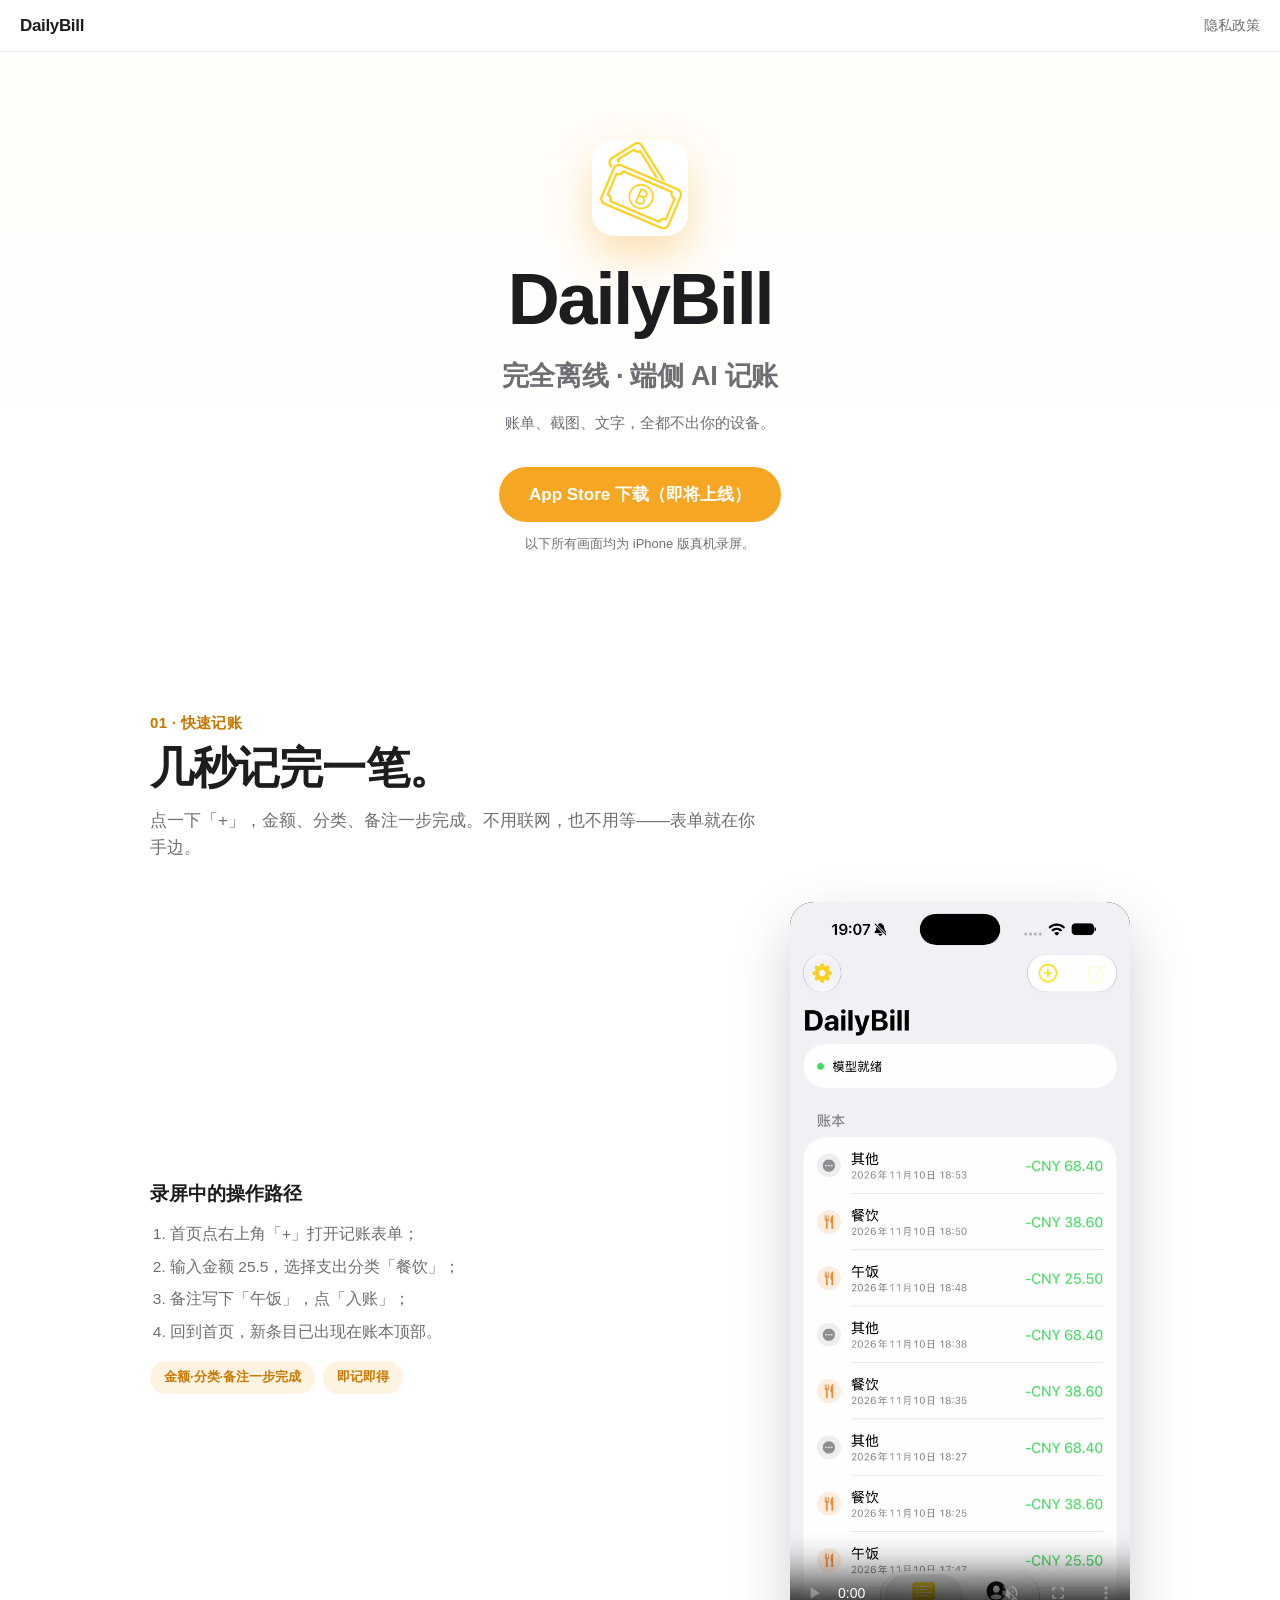
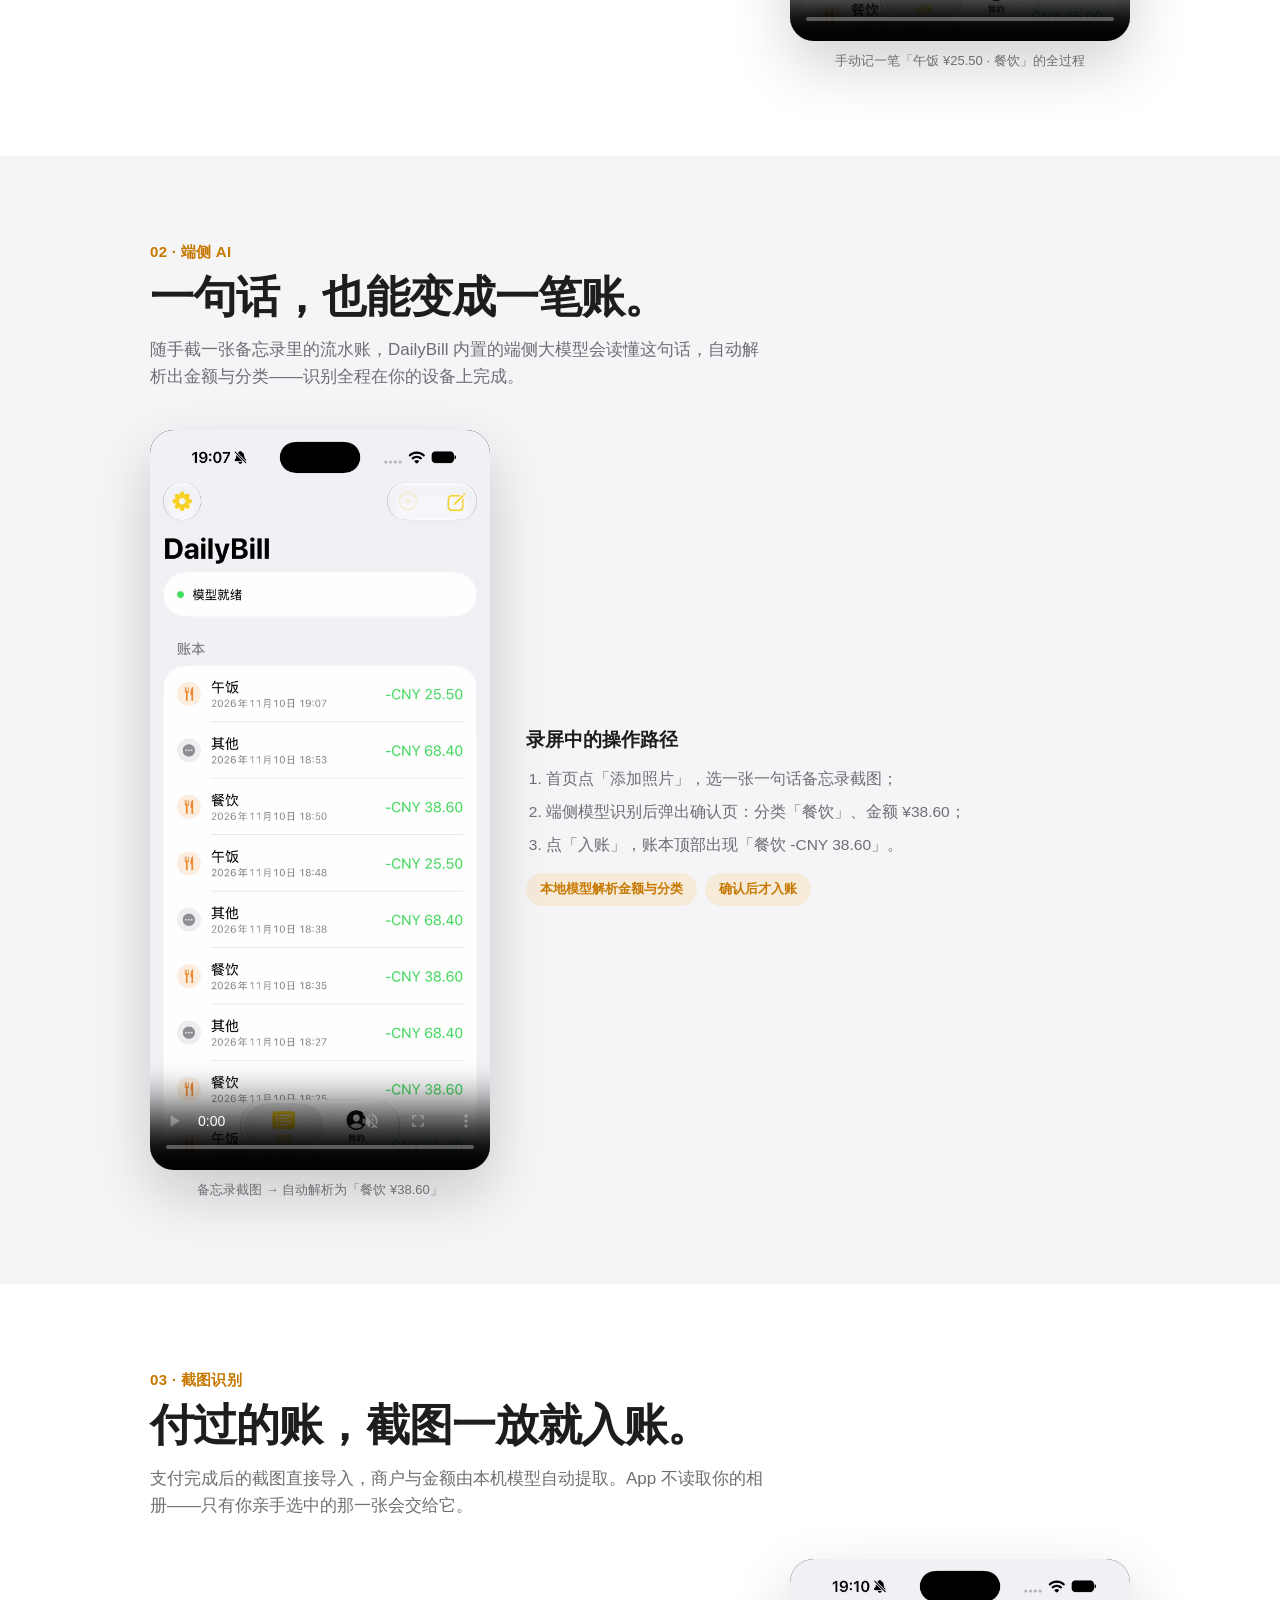
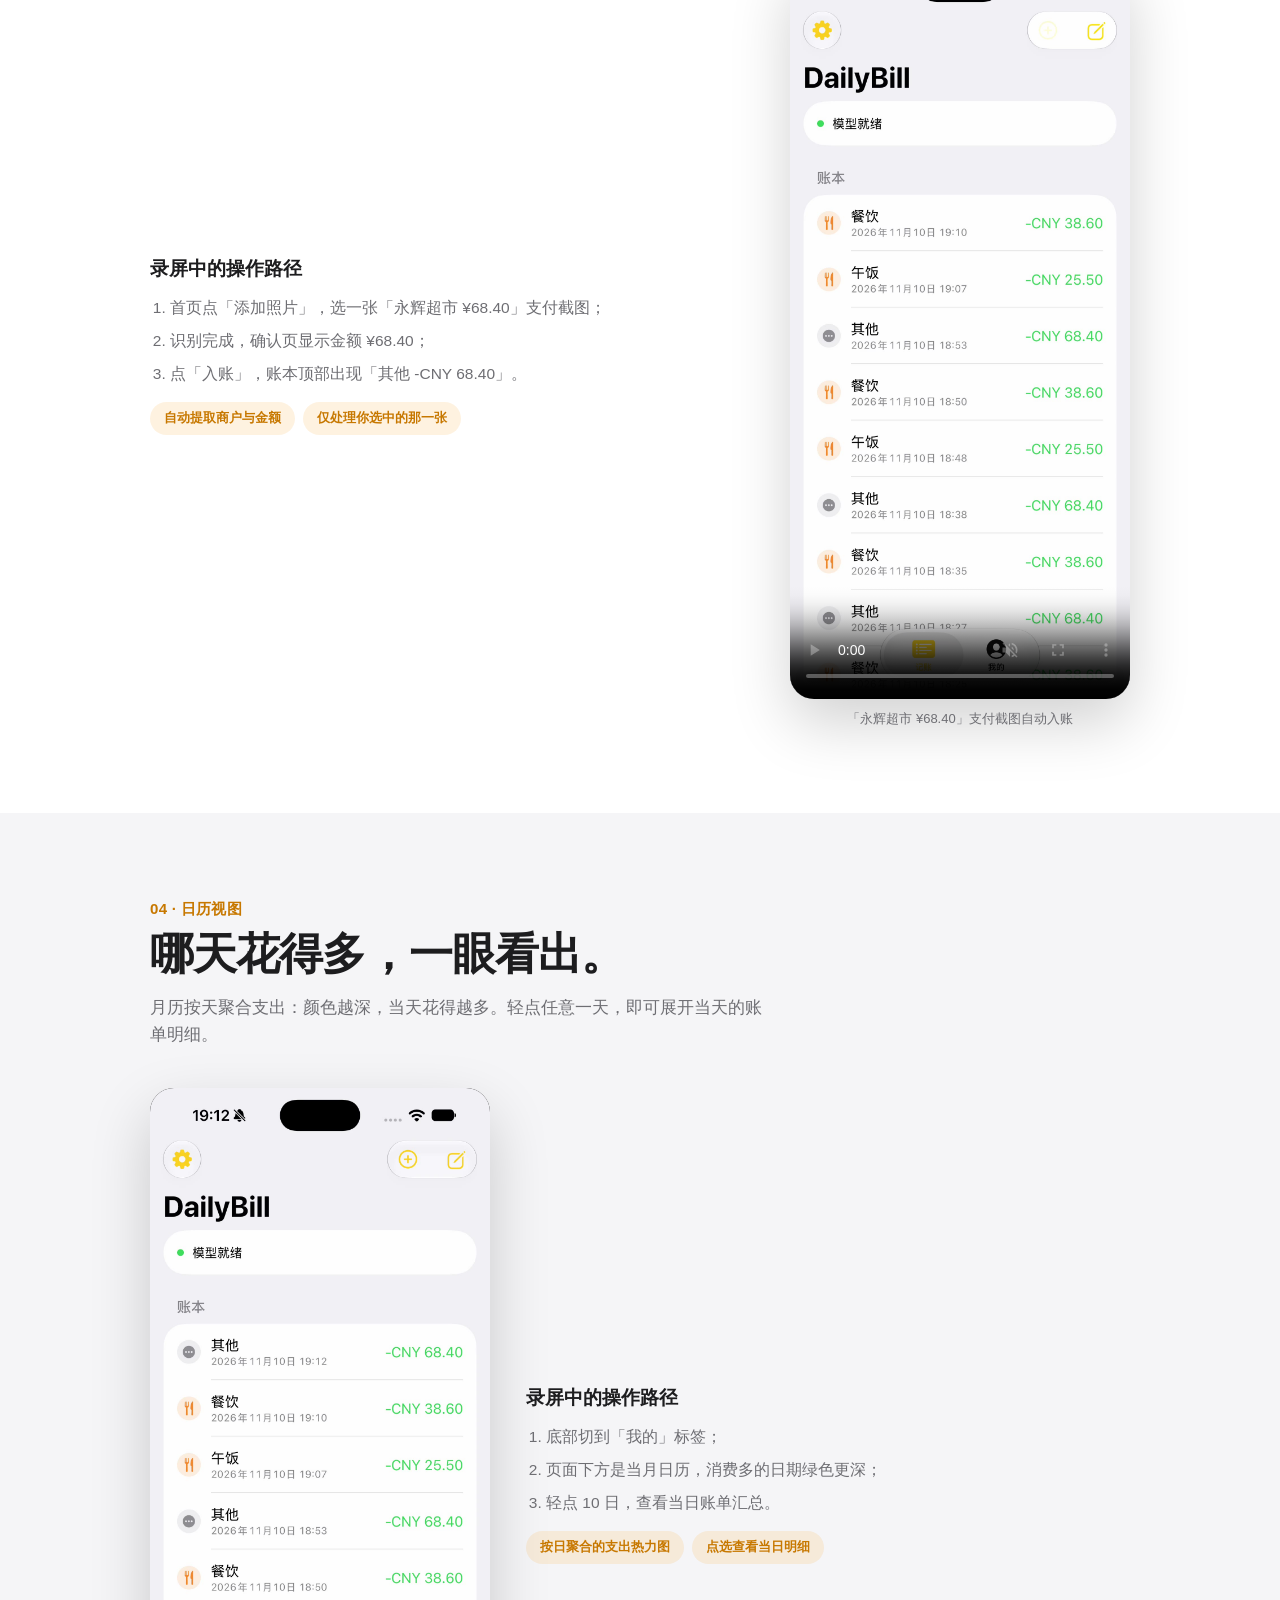
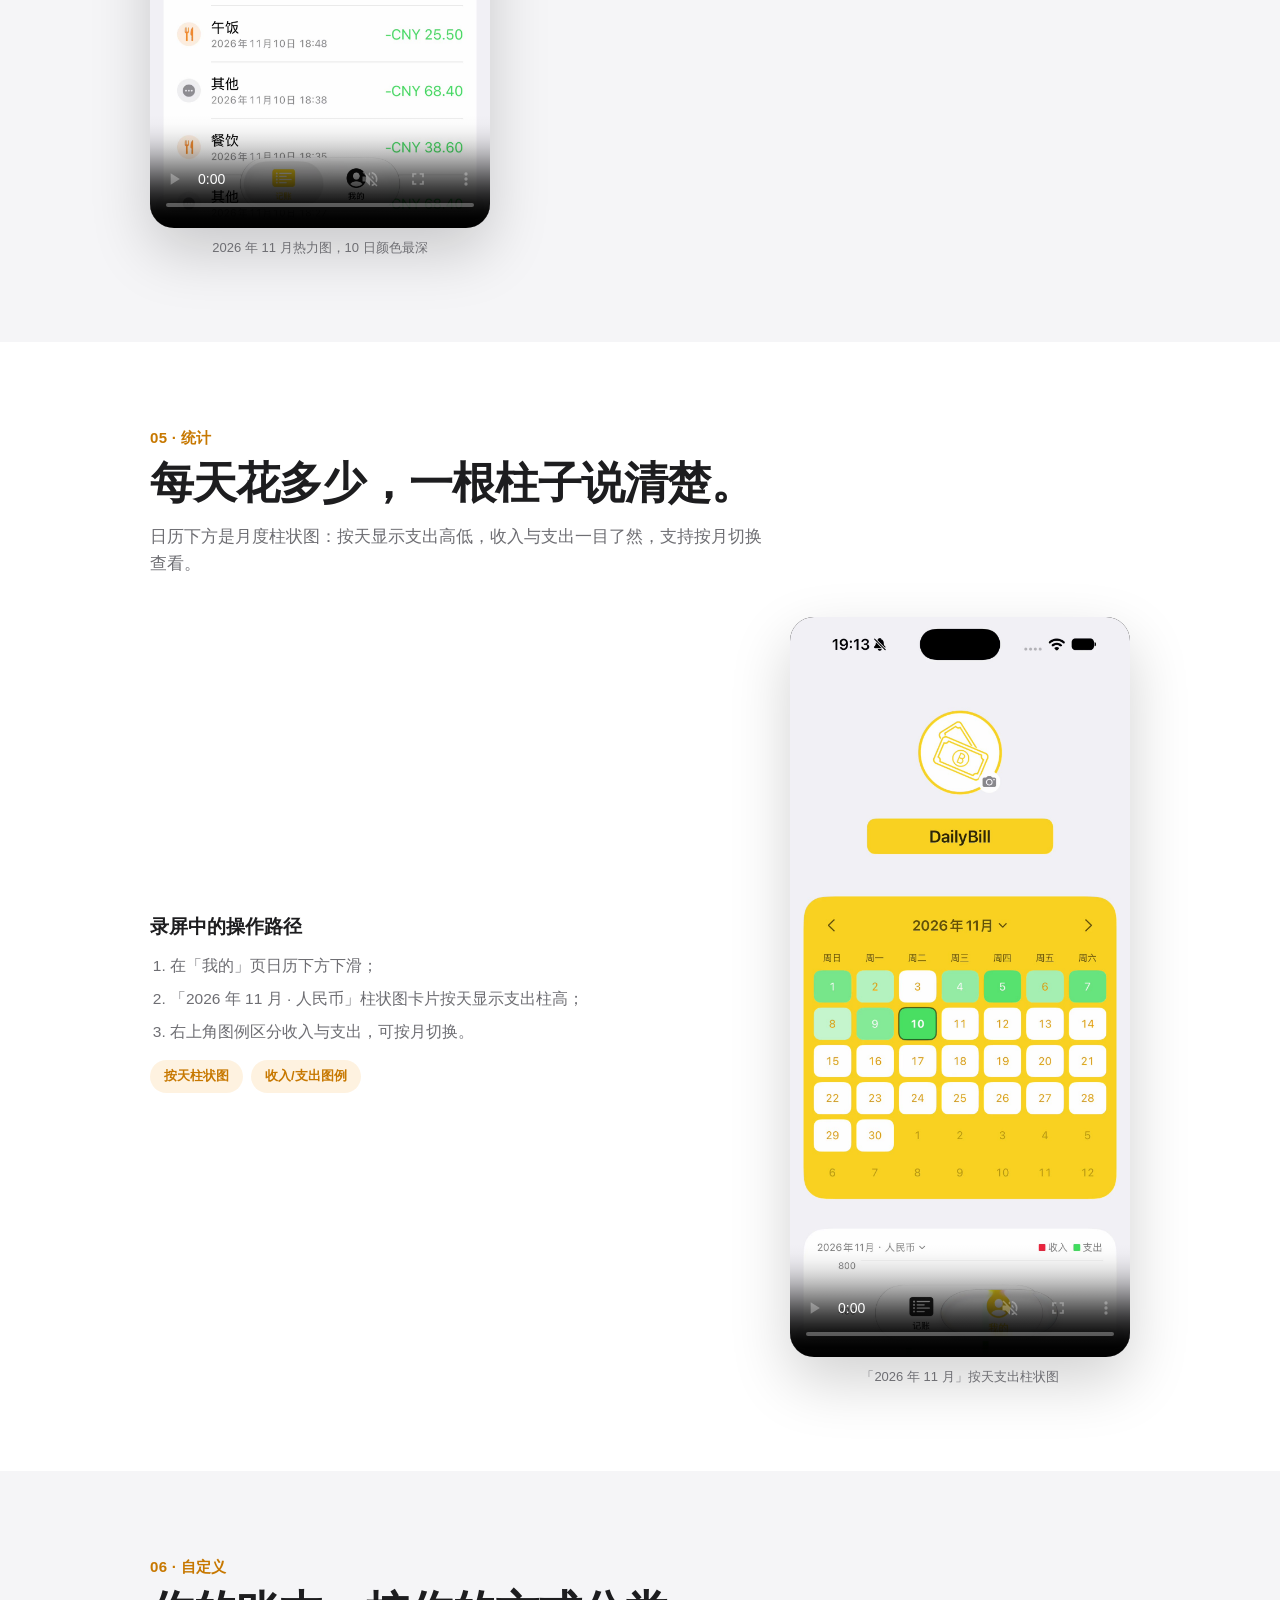
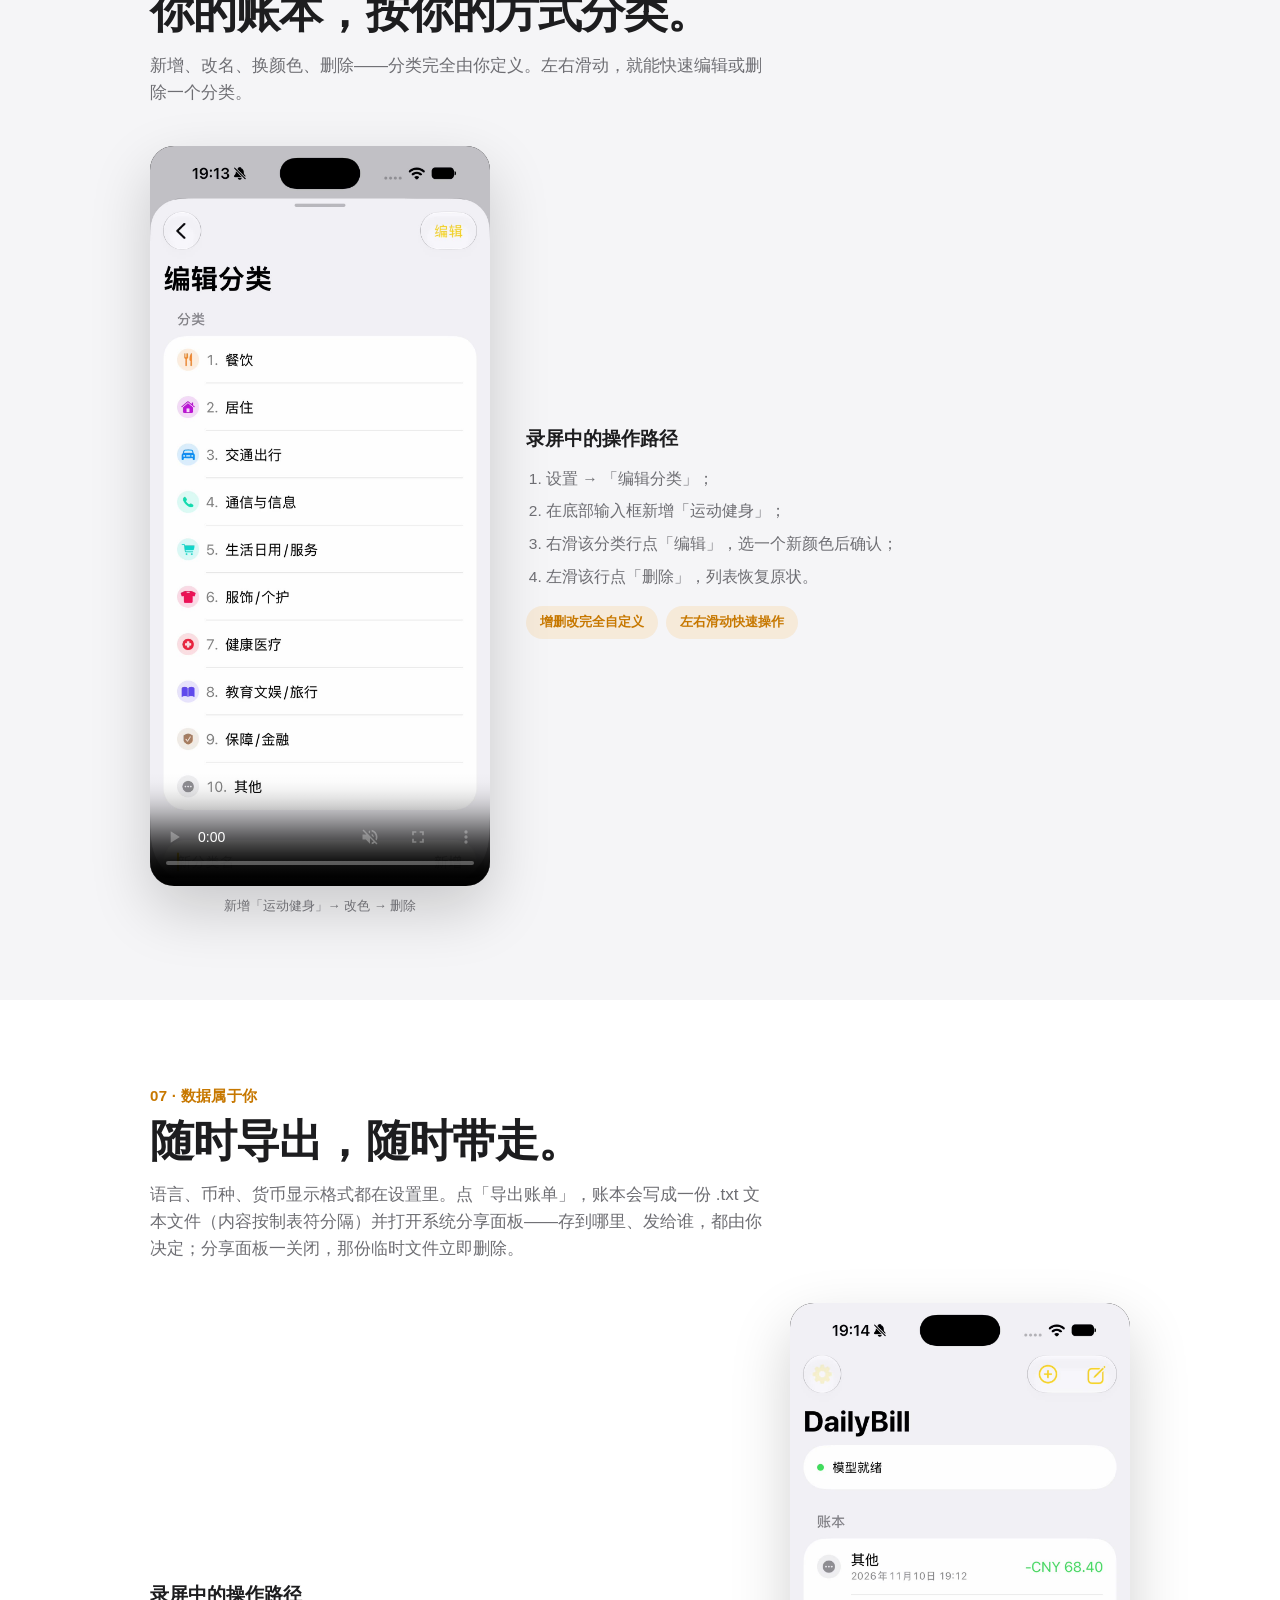
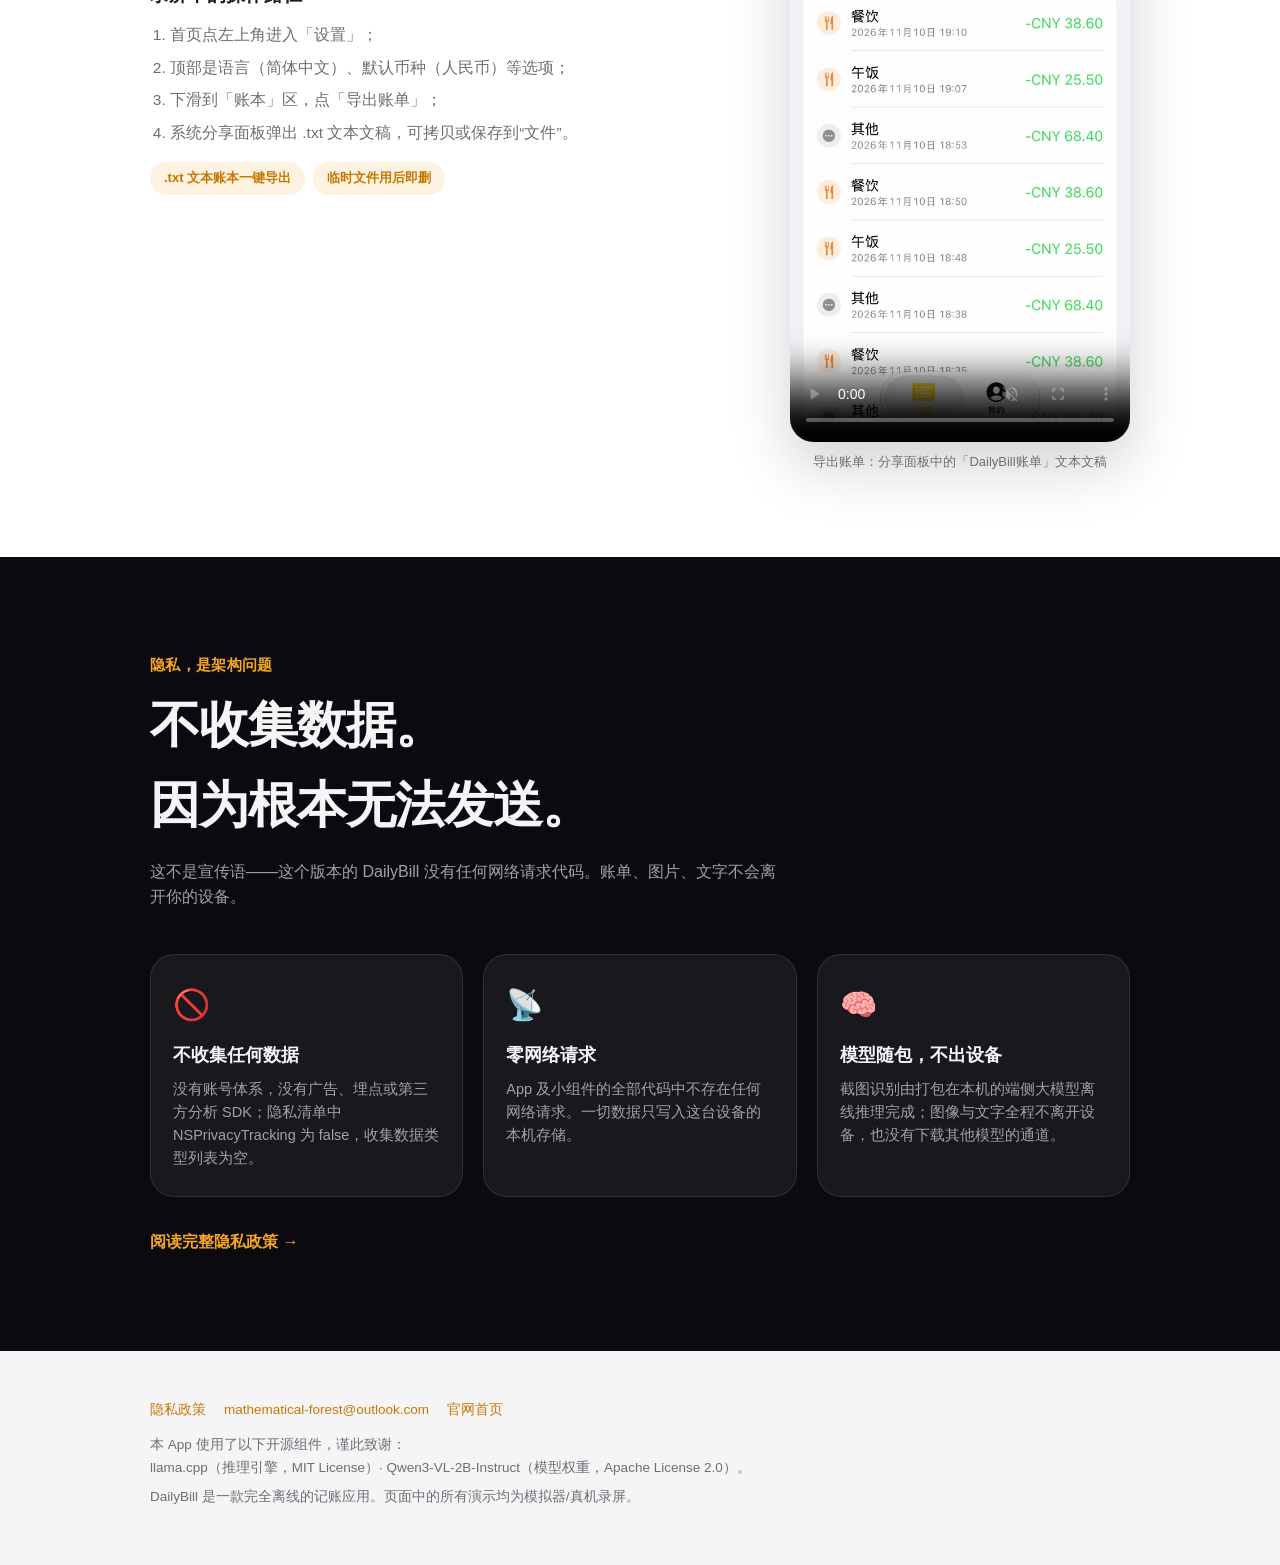
<file: index.html>
<!DOCTYPE html>
<html lang="zh-Hans">
<head>
<meta charset="UTF-8">
<meta name="viewport" content="width=device-width, initial-scale=1, viewport-fit=cover">
<title>DailyBill — 完全离线 · 端侧 AI 记账</title>
<meta name="description" content="DailyBill 是一款完全离线的记账 App：手动记账、截图识别、日历热力图与月度统计，全部在你设备上完成。不收集数据，无网络请求。">
<link rel="icon" type="image/png" sizes="48x48" href="assets/favicon.png">
<link rel="apple-touch-icon" href="assets/apple-touch-icon.png">
<link rel="stylesheet" href="assets/style.css">
</head>
<body>

<nav class="nav">
  <span class="brand">DailyBill</span>
  <a class="privacy-link" href="privacy.html">隐私政策</a>
</nav>

<header class="hero">
  <div class="app-badge"><img src="assets/app-icon.png" alt="DailyBill App 图标"></div>
  <h1>DailyBill</h1>
  <p class="tagline">完全离线 · 端侧 AI 记账</p>
  <p class="sub">账单、截图、文字，全都不出你的设备。</p>
  <a class="cta" href="#">App Store 下载（即将上线）</a>
  <span class="cta-note">以下所有画面均为 iPhone 版真机录屏。</span>
</header>

<main>

<!-- ① 手动记账 -->
<section class="feature flip" id="manual">
  <div class="wrap reveal">
    <p class="kicker">01 · 快速记账</p>
    <h2>几秒记完一笔。</h2>
    <p class="lede">点一下「+」，金额、分类、备注一步完成。不用联网，也不用等——表单就在你手边。</p>
    <div class="media-row">
      <div class="video-box">
        <video controls autoplay muted loop playsinline preload="auto" poster="assets/poster-bill-manual.jpg" src="videos/bill-manual.mp4"></video>
        <p class="cap">手动记一笔「午饭 ¥25.50 · 餐饮」的全过程</p>
      </div>
      <div class="steps">
        <h3>录屏中的操作路径</h3>
        <ol>
          <li>首页点右上角「+」打开记账表单；</li>
          <li>输入金额 25.5，选择支出分类「餐饮」；</li>
          <li>备注写下「午饭」，点「入账」；</li>
          <li>回到首页，新条目已出现在账本顶部。</li>
        </ol>
        <div class="fact-chips"><span>金额·分类·备注一步完成</span><span>即记即得</span></div>
      </div>
    </div>
  </div>
</section>

<!-- ② 自然语言截图记账 -->
<section class="feature alt" id="nlp">
  <div class="wrap reveal">
    <p class="kicker">02 · 端侧 AI</p>
    <h2>一句话，也能变成一笔账。</h2>
    <p class="lede">随手截一张备忘录里的流水账，DailyBill 内置的端侧大模型会读懂这句话，自动解析出金额与分类——识别全程在你的设备上完成。</p>
    <div class="media-row">
      <div class="video-box">
        <video controls autoplay muted loop playsinline preload="auto" poster="assets/poster-bill-nlp.jpg" src="videos/bill-nlp.mp4"></video>
        <p class="cap">备忘录截图 → 自动解析为「餐饮 ¥38.60」</p>
      </div>
      <div class="steps">
        <h3>录屏中的操作路径</h3>
        <ol>
          <li>首页点「添加照片」，选一张一句话备忘录截图；</li>
          <li>端侧模型识别后弹出确认页：分类「餐饮」、金额 ¥38.60；</li>
          <li>点「入账」，账本顶部出现「餐饮 -CNY 38.60」。</li>
        </ol>
        <div class="fact-chips"><span>本地模型解析金额与分类</span><span>确认后才入账</span></div>
      </div>
    </div>
  </div>
</section>

<!-- ③ 支付截图导入 -->
<section class="feature flip" id="screenshot">
  <div class="wrap reveal">
    <p class="kicker">03 · 截图识别</p>
    <h2>付过的账，截图一放就入账。</h2>
    <p class="lede">支付完成后的截图直接导入，商户与金额由本机模型自动提取。App 不读取你的相册——只有你亲手选中的那一张会交给它。</p>
    <div class="media-row">
      <div class="video-box">
        <video controls autoplay muted loop playsinline preload="auto" poster="assets/poster-bill-screenshot.jpg" src="videos/bill-screenshot.mp4"></video>
        <p class="cap">「永辉超市 ¥68.40」支付截图自动入账</p>
      </div>
      <div class="steps">
        <h3>录屏中的操作路径</h3>
        <ol>
          <li>首页点「添加照片」，选一张「永辉超市 ¥68.40」支付截图；</li>
          <li>识别完成，确认页显示金额 ¥68.40；</li>
          <li>点「入账」，账本顶部出现「其他 -CNY 68.40」。</li>
        </ol>
        <div class="fact-chips"><span>自动提取商户与金额</span><span>仅处理你选中的那一张</span></div>
      </div>
    </div>
  </div>
</section>

<!-- ④ 日历热力图 -->
<section class="feature alt" id="calendar">
  <div class="wrap reveal">
    <p class="kicker">04 · 日历视图</p>
    <h2>哪天花得多，一眼看出。</h2>
    <p class="lede">月历按天聚合支出：颜色越深，当天花得越多。轻点任意一天，即可展开当天的账单明细。</p>
    <div class="media-row">
      <div class="video-box">
        <video controls autoplay muted loop playsinline preload="auto" poster="assets/poster-calendar.jpg" src="videos/calendar.mp4"></video>
        <p class="cap">2026 年 11 月热力图，10 日颜色最深</p>
      </div>
      <div class="steps">
        <h3>录屏中的操作路径</h3>
        <ol>
          <li>底部切到「我的」标签；</li>
          <li>页面下方是当月日历，消费多的日期绿色更深；</li>
          <li>轻点 10 日，查看当日账单汇总。</li>
        </ol>
        <div class="fact-chips"><span>按日聚合的支出热力图</span><span>点选查看当日明细</span></div>
      </div>
    </div>
  </div>
</section>

<!-- ⑤ 月度柱状图 -->
<section class="feature flip" id="barchart">
  <div class="wrap reveal">
    <p class="kicker">05 · 统计</p>
    <h2>每天花多少，一根柱子说清楚。</h2>
    <p class="lede">日历下方是月度柱状图：按天显示支出高低，收入与支出一目了然，支持按月切换查看。</p>
    <div class="media-row">
      <div class="video-box">
        <video controls autoplay muted loop playsinline preload="auto" poster="assets/poster-barchart.jpg" src="videos/barchart.mp4"></video>
        <p class="cap">「2026 年 11 月」按天支出柱状图</p>
      </div>
      <div class="steps">
        <h3>录屏中的操作路径</h3>
        <ol>
          <li>在「我的」页日历下方下滑；</li>
          <li>「2026 年 11 月 · 人民币」柱状图卡片按天显示支出柱高；</li>
          <li>右上角图例区分收入与支出，可按月切换。</li>
        </ol>
        <div class="fact-chips"><span>按天柱状图</span><span>收入/支出图例</span></div>
      </div>
    </div>
  </div>
</section>

<!-- ⑥ 编辑分类 -->
<section class="feature alt" id="categories">
  <div class="wrap reveal">
    <p class="kicker">06 · 自定义</p>
    <h2>你的账本，按你的方式分类。</h2>
    <p class="lede">新增、改名、换颜色、删除——分类完全由你定义。左右滑动，就能快速编辑或删除一个分类。</p>
    <div class="media-row">
      <div class="video-box">
        <video controls autoplay muted loop playsinline preload="auto" poster="assets/poster-category-edit.jpg" src="videos/category-edit.mp4"></video>
        <p class="cap">新增「运动健身」→ 改色 → 删除</p>
      </div>
      <div class="steps">
        <h3>录屏中的操作路径</h3>
        <ol>
          <li>设置 → 「编辑分类」；</li>
          <li>在底部输入框新增「运动健身」；</li>
          <li>右滑该分类行点「编辑」，选一个新颜色后确认；</li>
          <li>左滑该行点「删除」，列表恢复原状。</li>
        </ol>
        <div class="fact-chips"><span>增删改完全自定义</span><span>左右滑动快速操作</span></div>
      </div>
    </div>
  </div>
</section>

<!-- ⑦ 设置与导出 -->
<section class="feature flip" id="export">
  <div class="wrap reveal">
    <p class="kicker">07 · 数据属于你</p>
    <h2>随时导出，随时带走。</h2>
    <p class="lede">语言、币种、货币显示格式都在设置里。点「导出账单」，账本会写成一份 .txt 文本文件（内容按制表符分隔）并打开系统分享面板——存到哪里、发给谁，都由你决定；分享面板一关闭，那份临时文件立即删除。</p>
    <div class="media-row">
      <div class="video-box">
        <video controls autoplay muted loop playsinline preload="auto" poster="assets/poster-settings-export.jpg" src="videos/settings-export.mp4"></video>
        <p class="cap">导出账单：分享面板中的「DailyBill账单」文本文稿</p>
      </div>
      <div class="steps">
        <h3>录屏中的操作路径</h3>
        <ol>
          <li>首页点左上角进入「设置」；</li>
          <li>顶部是语言（简体中文）、默认币种（人民币）等选项；</li>
          <li>下滑到「账本」区，点「导出账单」；</li>
          <li>系统分享面板弹出 .txt 文本文稿，可拷贝或保存到“文件”。</li>
        </ol>
        <div class="fact-chips"><span>.txt 文本账本一键导出</span><span>临时文件用后即删</span></div>
      </div>
    </div>
  </div>
</section>

<!-- 隐私 -->
<section class="privacy-band" id="privacy">
  <div class="wrap reveal">
    <p class="kicker">隐私，是架构问题</p>
    <h2>不收集数据。<br>因为根本无法发送。</h2>
    <p class="lede">这不是宣传语——这个版本的 DailyBill 没有任何网络请求代码。账单、图片、文字不会离开你的设备。</p>
    <div class="pillars">
      <div class="pillar">
        <div class="icon" aria-hidden="true">🚫</div>
        <h3>不收集任何数据</h3>
        <p>没有账号体系，没有广告、埋点或第三方分析 SDK；隐私清单中 NSPrivacyTracking 为 false，收集数据类型列表为空。</p>
      </div>
      <div class="pillar">
        <div class="icon" aria-hidden="true">📡</div>
        <h3>零网络请求</h3>
        <p>App 及小组件的全部代码中不存在任何网络请求。一切数据只写入这台设备的本机存储。</p>
      </div>
      <div class="pillar">
        <div class="icon" aria-hidden="true">🧠</div>
        <h3>模型随包，不出设备</h3>
        <p>截图识别由打包在本机的端侧大模型离线推理完成；图像与文字全程不离开设备，也没有下载其他模型的通道。</p>
      </div>
    </div>
    <a class="more" href="privacy.html">阅读完整隐私政策 →</a>
  </div>
</section>

</main>

<footer class="site-foot">
  <div class="wrap">
    <div class="foot-links">
      <a href="privacy.html">隐私政策</a>
      <a href="mailto:mathematical-forest@outlook.com">mathematical-forest@outlook.com</a>
      <a href="https://xiaoluvsnow.github.io/DailyBill/">官网首页</a>
    </div>
    <p class="license">本 App 使用了以下开源组件，谨此致谢：<br>
      llama.cpp（推理引擎，MIT License）· Qwen3-VL-2B-Instruct（模型权重，Apache License 2.0）。</p>
    <p class="license">DailyBill 是一款完全离线的记账应用。页面中的所有演示均为模拟器/真机录屏。</p>
  </div>
</footer>

<script src="assets/main.js"></script>
</body>
</html>
</file>
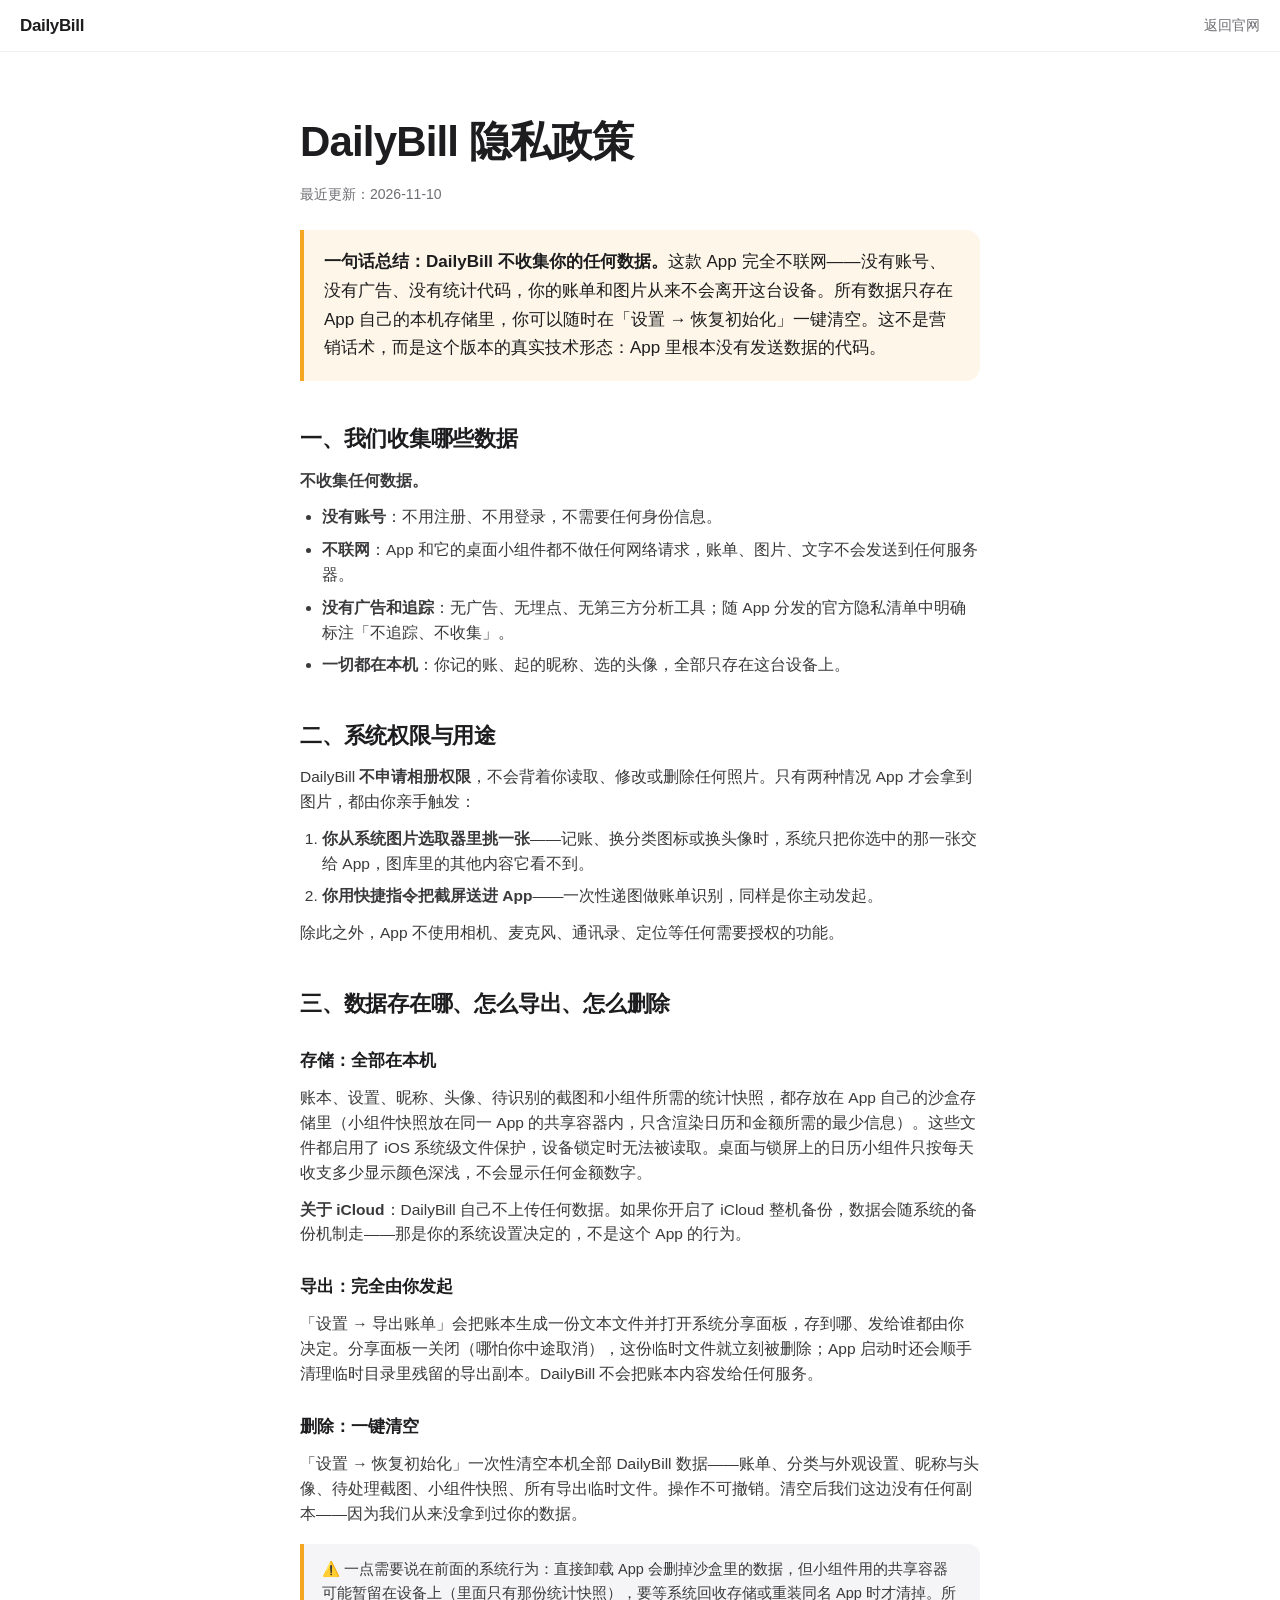
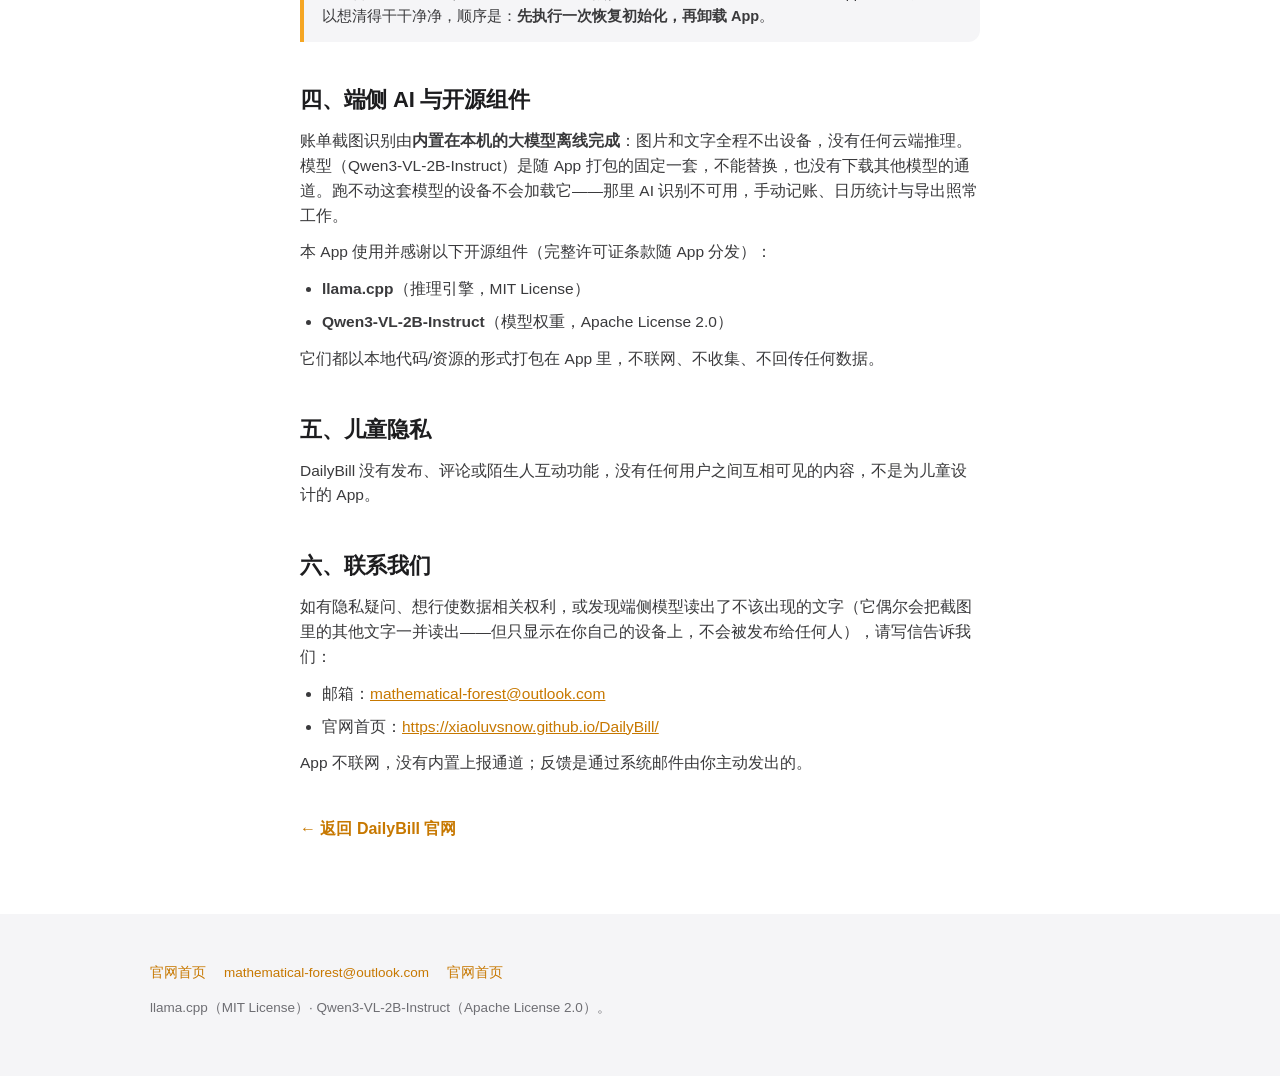
<file: privacy.html>
<!DOCTYPE html>
<html lang="zh-Hans">
<head>
<meta charset="UTF-8">
<meta name="viewport" content="width=device-width, initial-scale=1, viewport-fit=cover">
<title>隐私政策 — DailyBill</title>
<meta name="description" content="DailyBill 完全离线：不收集任何数据、无网络请求、端侧模型不出设备。这是这个版本 DailyBill 的真实技术形态。">
<link rel="icon" type="image/png" sizes="48x48" href="assets/favicon.png">
<link rel="apple-touch-icon" href="assets/apple-touch-icon.png">
<link rel="stylesheet" href="assets/style.css">
</head>
<body>

<nav class="nav">
  <span class="brand"><a href="index.html" style="color:inherit;text-decoration:none;">DailyBill</a></span>
  <a class="privacy-link" href="index.html">返回官网</a>
</nav>

<article class="legal">
  <h1>DailyBill 隐私政策</h1>
  <p class="updated">最近更新：2026-11-10</p>

  <p class="lead"><strong>一句话总结：DailyBill 不收集你的任何数据。</strong>这款 App 完全不联网——没有账号、没有广告、没有统计代码，你的账单和图片从来不会离开这台设备。所有数据只存在 App 自己的本机存储里，你可以随时在「设置 → 恢复初始化」一键清空。这不是营销话术，而是这个版本的真实技术形态：App 里根本没有发送数据的代码。</p>

  <h2>一、我们收集哪些数据</h2>
  <p><strong>不收集任何数据。</strong></p>
  <ul>
    <li><strong>没有账号</strong>：不用注册、不用登录，不需要任何身份信息。</li>
    <li><strong>不联网</strong>：App 和它的桌面小组件都不做任何网络请求，账单、图片、文字不会发送到任何服务器。</li>
    <li><strong>没有广告和追踪</strong>：无广告、无埋点、无第三方分析工具；随 App 分发的官方隐私清单中明确标注「不追踪、不收集」。</li>
    <li><strong>一切都在本机</strong>：你记的账、起的昵称、选的头像，全部只存在这台设备上。</li>
  </ul>

  <h2>二、系统权限与用途</h2>
  <p>DailyBill <strong>不申请相册权限</strong>，不会背着你读取、修改或删除任何照片。只有两种情况 App 才会拿到图片，都由你亲手触发：</p>
  <ol>
    <li><strong>你从系统图片选取器里挑一张</strong>——记账、换分类图标或换头像时，系统只把你选中的那一张交给 App，图库里的其他内容它看不到。</li>
    <li><strong>你用快捷指令把截屏送进 App</strong>——一次性递图做账单识别，同样是你主动发起。</li>
  </ol>
  <p>除此之外，App 不使用相机、麦克风、通讯录、定位等任何需要授权的功能。</p>

  <h2>三、数据存在哪、怎么导出、怎么删除</h2>

  <h3>存储：全部在本机</h3>
  <p>账本、设置、昵称、头像、待识别的截图和小组件所需的统计快照，都存放在 App 自己的沙盒存储里（小组件快照放在同一 App 的共享容器内，只含渲染日历和金额所需的最少信息）。这些文件都启用了 iOS 系统级文件保护，设备锁定时无法被读取。桌面与锁屏上的日历小组件只按每天收支多少显示颜色深浅，不会显示任何金额数字。</p>
  <p><strong>关于 iCloud</strong>：DailyBill 自己不上传任何数据。如果你开启了 iCloud 整机备份，数据会随系统的备份机制走——那是你的系统设置决定的，不是这个 App 的行为。</p>

  <h3>导出：完全由你发起</h3>
  <p>「设置 → 导出账单」会把账本生成一份文本文件并打开系统分享面板，存到哪、发给谁都由你决定。分享面板一关闭（哪怕你中途取消），这份临时文件就立刻被删除；App 启动时还会顺手清理临时目录里残留的导出副本。DailyBill 不会把账本内容发给任何服务。</p>

  <h3>删除：一键清空</h3>
  <p>「设置 → 恢复初始化」一次性清空本机全部 DailyBill 数据——账单、分类与外观设置、昵称与头像、待处理截图、小组件快照、所有导出临时文件。操作不可撤销。清空后我们这边没有任何副本——因为我们从来没拿到过你的数据。</p>

  <blockquote>⚠️ 一点需要说在前面的系统行为：直接卸载 App 会删掉沙盒里的数据，但小组件用的共享容器可能暂留在设备上（里面只有那份统计快照），要等系统回收存储或重装同名 App 时才清掉。所以想清得干干净净，顺序是：<strong>先执行一次恢复初始化，再卸载 App</strong>。</blockquote>

  <h2>四、端侧 AI 与开源组件</h2>
  <p>账单截图识别由<strong>内置在本机的大模型离线完成</strong>：图片和文字全程不出设备，没有任何云端推理。模型（Qwen3-VL-2B-Instruct）是随 App 打包的固定一套，不能替换，也没有下载其他模型的通道。跑不动这套模型的设备不会加载它——那里 AI 识别不可用，手动记账、日历统计与导出照常工作。</p>
  <p>本 App 使用并感谢以下开源组件（完整许可证条款随 App 分发）：</p>
  <ul>
    <li><strong>llama.cpp</strong>（推理引擎，MIT License）</li>
    <li><strong>Qwen3-VL-2B-Instruct</strong>（模型权重，Apache License 2.0）</li>
  </ul>
  <p>它们都以本地代码/资源的形式打包在 App 里，不联网、不收集、不回传任何数据。</p>

  <h2>五、儿童隐私</h2>
  <p>DailyBill 没有发布、评论或陌生人互动功能，没有任何用户之间互相可见的内容，不是为儿童设计的 App。</p>

  <h2>六、联系我们</h2>
  <p>如有隐私疑问、想行使数据相关权利，或发现端侧模型读出了不该出现的文字（它偶尔会把截图里的其他文字一并读出——但只显示在你自己的设备上，不会被发布给任何人），请写信告诉我们：</p>
  <ul>
    <li>邮箱：<a href="mailto:mathematical-forest@outlook.com" style="color:var(--accent-deep);">mathematical-forest@outlook.com</a></li>
    <li>官网首页：<a href="https://xiaoluvsnow.github.io/DailyBill/" style="color:var(--accent-deep);">https://xiaoluvsnow.github.io/DailyBill/</a></li>
  </ul>
  <p>App 不联网，没有内置上报通道；反馈是通过系统邮件由你主动发出的。</p>

  <a class="back" href="index.html">← 返回 DailyBill 官网</a>
</article>

<footer class="site-foot">
  <div class="wrap">
    <div class="foot-links">
      <a href="index.html">官网首页</a>
      <a href="mailto:mathematical-forest@outlook.com">mathematical-forest@outlook.com</a>
      <a href="https://xiaoluvsnow.github.io/DailyBill/">官网首页</a>
    </div>
    <p class="license">llama.cpp（MIT License）· Qwen3-VL-2B-Instruct（Apache License 2.0）。</p>
  </div>
</footer>

</body>
</html>
</file>
<file: assets/style.css>
/* DailyBill 宣传站样式 —— 无外部字体/CDN，系统字体栈，移动端优先 */
:root {
  --bg: #ffffff;
  --bg-alt: #f5f5f7;
  --ink: #1d1d1f;
  --ink-soft: #6e6e73;
  --accent: #f5a623;
  --accent-deep: #c77800;
  --dark-bg: #0b0b0f;
  --dark-ink: #f5f5f7;
  --dark-ink-soft: #a1a1a6;
  --radius: 24px;
  --maxw: 980px;
}

* { margin: 0; padding: 0; box-sizing: border-box; }

html { scroll-behavior: smooth; -webkit-text-size-adjust: 100%; }
/* DailyBill 宣传站样式 —— 无外部字体/CDN，系统字体栈，移动端优先 */
:root {
  --bg: #ffffff;
  --bg-alt: #f5f5f7;
  --ink: #1d1d1f;
  --ink-soft: #6e6e73;
  --accent: #f5a623;
  --accent-deep: #c77800;
  --dark-bg: #0b0b0f;
  --dark-ink: #f5f5f7;
  --dark-ink-soft: #a1a1a6;
  --radius: 24px;
  --maxw: 980px;
}

* { margin: 0; padding: 0; box-sizing: border-box; }

html { scroll-behavior: smooth; -webkit-text-size-adjust: 100%; }

body {
  font-family: -apple-system, BlinkMacSystemFont, "PingFang SC", "Helvetica Neue",
    "Hiragino Sans GB", "Microsoft YaHei", sans-serif;
  background: var(--bg);
  color: var(--ink);
  line-height: 1.6;
  -webkit-font-smoothing: antialiased;
}

/* ── 顶部导航 ─────────────────────────────── */
.nav {
  position: sticky; top: 0; z-index: 50;
  display: flex; align-items: center; justify-content: space-between;
  padding: 12px 20px;
  background: rgba(255, 255, 255, 0.72);
  -webkit-backdrop-filter: saturate(180%) blur(20px);
  backdrop-filter: saturate(180%) blur(20px);
  border-bottom: 1px solid rgba(0, 0, 0, 0.06);
}
.nav .brand { font-weight: 700; font-size: 17px; letter-spacing: -0.02em; }
.nav a.privacy-link { color: var(--ink-soft); text-decoration: none; font-size: 14px; }
.nav a.privacy-link:hover { color: var(--ink); }

/* ── Hero ─────────────────────────────────── */
.hero {
  text-align: center;
  padding: 88px 20px 72px;
  background: linear-gradient(180deg, #fffdf9 0%, var(--bg) 100%);
}
.hero .app-badge {
  width: 96px; height: 96px; margin: 0 auto 24px;
  border-radius: 22px; overflow: hidden;
  box-shadow: 0 18px 40px rgba(245, 166, 35, 0.35);
}
.hero .app-badge img { width: 100%; height: 100%; display: block; }
.hero h1 {
  font-size: clamp(40px, 9vw, 72px);
  font-weight: 700; letter-spacing: -0.03em; line-height: 1.1;
}
.hero .tagline {
  margin-top: 16px;
  font-size: clamp(19px, 4vw, 27px);
  font-weight: 600; color: var(--ink-soft); letter-spacing: -0.01em;
}
.hero .sub { margin-top: 12px; color: var(--ink-soft); font-size: 15px; }
.cta {
  display: inline-block; margin-top: 32px;
  padding: 14px 30px; border-radius: 999px;
  background: var(--accent); color: #fff;
  font-size: 17px; font-weight: 600; text-decoration: none;
  transition: transform 0.2s ease, box-shadow 0.2s ease;
}
.cta:hover { transform: translateY(-2px); box-shadow: 0 12px 28px rgba(245, 166, 35, 0.4); }
.cta-note { display: block; margin-top: 12px; font-size: 13px; color: var(--ink-soft); }

/* ── 功能区块 ─────────────────────────────── */
section.feature { padding: 84px 20px; }
section.feature.alt { background: var(--bg-alt); }
.wrap { max-width: var(--maxw); margin: 0 auto; }

.kicker { font-size: 15px; font-weight: 600; color: var(--accent-deep); letter-spacing: 0.02em; }
.feature h2 {
  margin-top: 8px;
  font-size: clamp(28px, 6vw, 44px);
  font-weight: 700; letter-spacing: -0.02em; line-height: 1.15;
}
.feature p.lede { margin-top: 14px; font-size: 17px; color: var(--ink-soft); max-width: 620px; }

.media-row {
  display: flex; gap: 36px; align-items: center; margin-top: 40px;
}
section.flip .media-row { flex-direction: row-reverse; }
.media-row .video-box { flex: 0 1 340px; min-width: 260px; }
.media-row .steps { flex: 1; }

.video-box video {
  width: 100%; height: auto; display: block;
  border-radius: var(--radius);
  background: #000;
  box-shadow: 0 24px 60px rgba(0, 0, 0, 0.18);
}
.video-box .cap { margin-top: 10px; font-size: 13px; color: var(--ink-soft); text-align: center; }

.steps h3 { font-size: 19px; font-weight: 600; margin-bottom: 12px; }
.steps ol { padding-left: 20px; color: var(--ink-soft); font-size: 15.5px; }
.steps ol li { margin-bottom: 8px; }
.steps .fact-chips { display: flex; flex-wrap: wrap; gap: 8px; margin-top: 16px; }
.fact-chips span {
  padding: 6px 14px; border-radius: 999px;
  background: rgba(245, 166, 35, 0.14); color: var(--accent-deep);
  font-size: 13px; font-weight: 600;
}

/* ── 深色隐私区块 ─────────────────────────── */
section.privacy-band {
  background: var(--dark-bg); color: var(--dark-ink);
  padding: 96px 20px;
}
section.privacy-band .kicker { color: var(--accent); }
section.privacy-band h2 {
  margin-top: 8px; font-size: clamp(30px, 6.5vw, 50px);
  font-weight: 700; letter-spacing: -0.02em;
}
section.privacy-band p.lede { color: var(--dark-ink-soft); margin-top: 14px; max-width: 640px; }
.pillars { display: grid; grid-template-columns: repeat(3, 1fr); gap: 20px; margin-top: 44px; }
.pillar {
  background: rgba(255, 255, 255, 0.06);
  border: 1px solid rgba(255, 255, 255, 0.1);
  border-radius: var(--radius); padding: 26px 22px;
}
.pillar .icon { font-size: 30px; }
.pillar h3 { margin-top: 12px; font-size: 18px; font-weight: 600; }
.pillar p { margin-top: 8px; font-size: 14.5px; color: var(--dark-ink-soft); }
.privacy-band .more { display: inline-block; margin-top: 32px; color: var(--accent); text-decoration: none; font-weight: 600; font-size: 16px; }
.privacy-band .more:hover { text-decoration: underline; }

/* ── 页脚 ─────────────────────────────────── */
footer.site-foot { background: var(--bg-alt); padding: 48px 20px 56px; font-size: 13.5px; color: var(--ink-soft); }
footer .wrap { max-width: var(--maxw); }
footer .foot-links { display: flex; flex-wrap: wrap; gap: 18px; margin-bottom: 14px; }
footer a { color: var(--accent-deep); text-decoration: none; }
footer a:hover { text-decoration: underline; }
footer .license { margin-top: 6px; line-height: 1.7; }

/* ── 滚动动效 ─────────────────────────────── */
.reveal { opacity: 0; transform: translateY(28px); transition: opacity 0.7s ease, transform 0.7s ease; }
.reveal.in { opacity: 1; transform: none; }
@media (prefers-reduced-motion: reduce) {
  html { scroll-behavior: auto; }
  .reveal { opacity: 1; transform: none; transition: none; }
}

/* ── 响应式（移动端优先微调） ─────────────── */
@media (max-width: 860px) {
  section.feature { padding: 64px 20px; }
  .media-row, section.flip .media-row { flex-direction: column; }
  .media-row .steps { order: -1; }   /* 窄视口：上文案下视频 */
  .media-row .video-box { width: min(340px, 100%); }
  .pillars { grid-template-columns: 1fr; }
}

/* ── 隐私政策文章页 ───────────────────────── */
article.legal { max-width: 720px; margin: 0 auto; padding: 56px 20px 72px; }
article.legal h1 { font-size: clamp(30px, 6vw, 42px); letter-spacing: -0.02em; }
article.legal .updated { margin-top: 8px; color: var(--ink-soft); font-size: 14px; }
article.legal p.lead {
  margin-top: 24px; padding: 18px 20px;
  background: rgba(245, 166, 35, 0.10);
  border-left: 4px solid var(--accent);
  border-radius: 0 14px 14px 0;
  font-size: 17px; line-height: 1.7; color: var(--ink);
}
article.legal h2 { margin-top: 40px; font-size: 22px; letter-spacing: -0.01em; }
article.legal h3 { margin-top: 26px; font-size: 17px; }
article.legal p, article.legal li { font-size: 15.5px; color: #3a3a3c; }
article.legal p { margin-top: 12px; }
article.legal ul, article.legal ol { margin-top: 12px; padding-left: 22px; }
article.legal li { margin-bottom: 8px; overflow-wrap: anywhere; }
article.legal table { width: 100%; border-collapse: collapse; margin-top: 16px; font-size: 14px; table-layout: fixed; }
article.legal th, article.legal td { text-align: left; padding: 10px 12px; border-bottom: 1px solid rgba(0,0,0,0.08); }
article.legal th:first-child { width: 34%; }
article.legal code { overflow-wrap: anywhere; word-break: break-all; }
article.legal td { overflow-wrap: anywhere; }
@media (max-width: 560px) {
  article.legal table { font-size: 12.5px; }
  article.legal th, article.legal td { padding: 8px 8px; }
}
article.legal th { color: var(--ink-soft); font-weight: 600; background: var(--bg-alt); }
article.legal code { font-family: ui-monospace, SFMono-Regular, Menlo, monospace; font-size: 13px; background: var(--bg-alt); padding: 2px 6px; border-radius: 6px; }
article.legal blockquote {
  margin-top: 18px; padding: 14px 18px;
  border-left: 4px solid var(--accent); background: var(--bg-alt);
  border-radius: 0 12px 12px 0; color: #3a3a3c; font-size: 14.5px;
}
article.legal .back { display: inline-block; margin-top: 40px; color: var(--accent-deep); text-decoration: none; font-weight: 600; }
article.legal .back:hover { text-decoration: underline; }

body {
  font-family: -apple-system, BlinkMacSystemFont, "PingFang SC", "Helvetica Neue",
    "Hiragino Sans GB", "Microsoft YaHei", sans-serif;
  background: var(--bg);
  color: var(--ink);
  line-height: 1.6;
  -webkit-font-smoothing: antialiased;
}

/* ── 顶部导航 ─────────────────────────────── */
.nav {
  position: sticky; top: 0; z-index: 50;
  display: flex; align-items: center; justify-content: space-between;
  padding: 12px 20px;
  background: rgba(255, 255, 255, 0.72);
  -webkit-backdrop-filter: saturate(180%) blur(20px);
  backdrop-filter: saturate(180%) blur(20px);
  border-bottom: 1px solid rgba(0, 0, 0, 0.06);
}
.nav .brand { font-weight: 700; font-size: 17px; letter-spacing: -0.02em; }
.nav a.privacy-link { color: var(--ink-soft); text-decoration: none; font-size: 14px; }
.nav a.privacy-link:hover { color: var(--ink); }

/* ── Hero ─────────────────────────────────── */
.hero {
  text-align: center;
  padding: 88px 20px 72px;
  background: linear-gradient(180deg, #fffdf9 0%, var(--bg) 100%);
}
.hero .app-badge {
  width: 96px; height: 96px; margin: 0 auto 24px;
  border-radius: 22px; overflow: hidden;
  box-shadow: 0 18px 40px rgba(245, 166, 35, 0.35);
}
.hero .app-badge img { width: 100%; height: 100%; display: block; }
.hero h1 {
  font-size: clamp(40px, 9vw, 72px);
  font-weight: 700; letter-spacing: -0.03em; line-height: 1.1;
}
.hero .tagline {
  margin-top: 16px;
  font-size: clamp(19px, 4vw, 27px);
  font-weight: 600; color: var(--ink-soft); letter-spacing: -0.01em;
}
.hero .sub { margin-top: 12px; color: var(--ink-soft); font-size: 15px; }
.cta {
  display: inline-block; margin-top: 32px;
  padding: 14px 30px; border-radius: 999px;
  background: var(--accent); color: #fff;
  font-size: 17px; font-weight: 600; text-decoration: none;
  transition: transform 0.2s ease, box-shadow 0.2s ease;
}
.cta:hover { transform: translateY(-2px); box-shadow: 0 12px 28px rgba(245, 166, 35, 0.4); }
.cta-note { display: block; margin-top: 12px; font-size: 13px; color: var(--ink-soft); }

/* ── 功能区块 ─────────────────────────────── */
section.feature { padding: 84px 20px; }
section.feature.alt { background: var(--bg-alt); }
.wrap { max-width: var(--maxw); margin: 0 auto; }

.kicker { font-size: 15px; font-weight: 600; color: var(--accent-deep); letter-spacing: 0.02em; }
.feature h2 {
  margin-top: 8px;
  font-size: clamp(28px, 6vw, 44px);
  font-weight: 700; letter-spacing: -0.02em; line-height: 1.15;
}
.feature p.lede { margin-top: 14px; font-size: 17px; color: var(--ink-soft); max-width: 620px; }

.media-row {
  display: flex; gap: 36px; align-items: center; margin-top: 40px;
}
section.flip .media-row { flex-direction: row-reverse; }
.media-row .video-box { flex: 0 1 340px; min-width: 260px; }
.media-row .steps { flex: 1; }

.video-box video {
  width: 100%; height: auto; display: block;
  border-radius: var(--radius);
  background: #000;
  box-shadow: 0 24px 60px rgba(0, 0, 0, 0.18);
}
.video-box .cap { margin-top: 10px; font-size: 13px; color: var(--ink-soft); text-align: center; }

.steps h3 { font-size: 19px; font-weight: 600; margin-bottom: 12px; }
.steps ol { padding-left: 20px; color: var(--ink-soft); font-size: 15.5px; }
.steps ol li { margin-bottom: 8px; }
.steps .fact-chips { display: flex; flex-wrap: wrap; gap: 8px; margin-top: 16px; }
.fact-chips span {
  padding: 6px 14px; border-radius: 999px;
  background: rgba(245, 166, 35, 0.14); color: var(--accent-deep);
  font-size: 13px; font-weight: 600;
}

/* ── 深色隐私区块 ─────────────────────────── */
section.privacy-band {
  background: var(--dark-bg); color: var(--dark-ink);
  padding: 96px 20px;
}
section.privacy-band .kicker { color: var(--accent); }
section.privacy-band h2 {
  margin-top: 8px; font-size: clamp(30px, 6.5vw, 50px);
  font-weight: 700; letter-spacing: -0.02em;
}
section.privacy-band p.lede { color: var(--dark-ink-soft); margin-top: 14px; max-width: 640px; }
.pillars { display: grid; grid-template-columns: repeat(3, 1fr); gap: 20px; margin-top: 44px; }
.pillar {
  background: rgba(255, 255, 255, 0.06);
  border: 1px solid rgba(255, 255, 255, 0.1);
  border-radius: var(--radius); padding: 26px 22px;
}
.pillar .icon { font-size: 30px; }
.pillar h3 { margin-top: 12px; font-size: 18px; font-weight: 600; }
.pillar p { margin-top: 8px; font-size: 14.5px; color: var(--dark-ink-soft); }
.privacy-band .more { display: inline-block; margin-top: 32px; color: var(--accent); text-decoration: none; font-weight: 600; font-size: 16px; }
.privacy-band .more:hover { text-decoration: underline; }

/* ── 页脚 ─────────────────────────────────── */
footer.site-foot { background: var(--bg-alt); padding: 48px 20px 56px; font-size: 13.5px; color: var(--ink-soft); }
footer .wrap { max-width: var(--maxw); }
footer .foot-links { display: flex; flex-wrap: wrap; gap: 18px; margin-bottom: 14px; }
footer a { color: var(--accent-deep); text-decoration: none; }
footer a:hover { text-decoration: underline; }
footer .license { margin-top: 6px; line-height: 1.7; }

/* ── 滚动动效 ─────────────────────────────── */
.reveal { opacity: 0; transform: translateY(28px); transition: opacity 0.7s ease, transform 0.7s ease; }
.reveal.in { opacity: 1; transform: none; }
@media (prefers-reduced-motion: reduce) {
  html { scroll-behavior: auto; }
  .reveal { opacity: 1; transform: none; transition: none; }
}

/* ── 响应式（移动端优先微调） ─────────────── */
@media (max-width: 860px) {
  section.feature { padding: 64px 20px; }
  .media-row, section.flip .media-row { flex-direction: column; }
  .media-row .steps { order: -1; }   /* 窄视口：上文案下视频 */
  .media-row .video-box { width: min(340px, 100%); }
  .pillars { grid-template-columns: 1fr; }
}

/* ── 隐私政策文章页 ───────────────────────── */
article.legal { max-width: 720px; margin: 0 auto; padding: 56px 20px 72px; }
article.legal h1 { font-size: clamp(30px, 6vw, 42px); letter-spacing: -0.02em; }
article.legal .updated { margin-top: 8px; color: var(--ink-soft); font-size: 14px; }
article.legal h2 { margin-top: 40px; font-size: 22px; letter-spacing: -0.01em; }
article.legal h3 { margin-top: 26px; font-size: 17px; }
article.legal p, article.legal li { font-size: 15.5px; color: #3a3a3c; }
article.legal p { margin-top: 12px; }
article.legal ul, article.legal ol { margin-top: 12px; padding-left: 22px; }
article.legal li { margin-bottom: 8px; overflow-wrap: anywhere; }
article.legal table { width: 100%; border-collapse: collapse; margin-top: 16px; font-size: 14px; table-layout: fixed; }
article.legal th, article.legal td { text-align: left; padding: 10px 12px; border-bottom: 1px solid rgba(0,0,0,0.08); }
article.legal th:first-child { width: 34%; }
article.legal code { overflow-wrap: anywhere; word-break: break-all; }
article.legal td { overflow-wrap: anywhere; }
@media (max-width: 560px) {
  article.legal table { font-size: 12.5px; }
  article.legal th, article.legal td { padding: 8px 8px; }
}
article.legal th { color: var(--ink-soft); font-weight: 600; background: var(--bg-alt); }
article.legal code { font-family: ui-monospace, SFMono-Regular, Menlo, monospace; font-size: 13px; background: var(--bg-alt); padding: 2px 6px; border-radius: 6px; }
article.legal blockquote {
  margin-top: 18px; padding: 14px 18px;
  border-left: 4px solid var(--accent); background: var(--bg-alt);
  border-radius: 0 12px 12px 0; color: #3a3a3c; font-size: 14.5px;
}
article.legal .back { display: inline-block; margin-top: 40px; color: var(--accent-deep); text-decoration: none; font-weight: 600; }
article.legal .back:hover { text-decoration: underline; }
</file>
